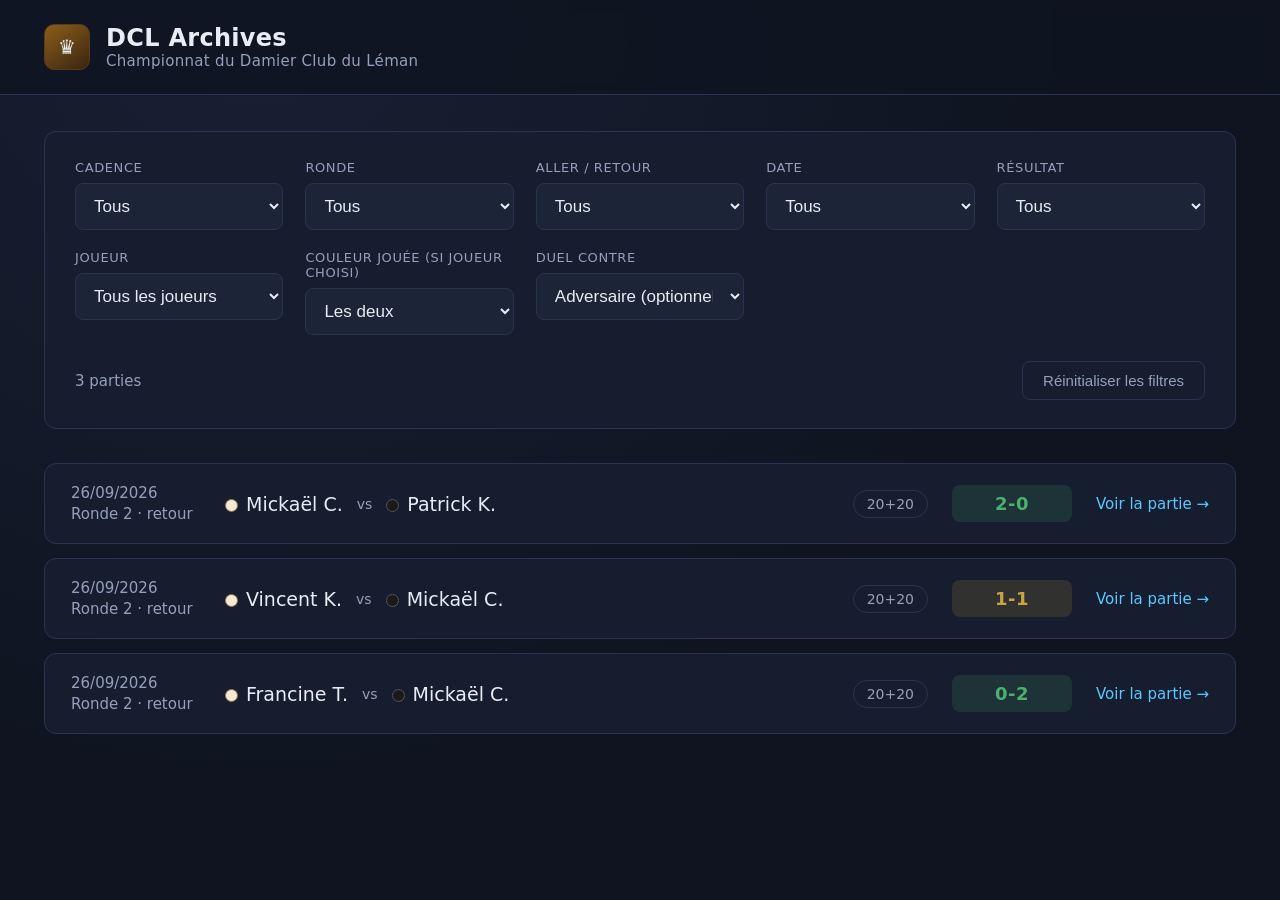
<file: index.html>
<!doctype html>
<html lang="fr">
<head>
<meta charset="utf-8">
<meta name="viewport" content="width=device-width, initial-scale=1">
<title>DCL Archives — Parties du club</title>
<link rel="stylesheet" href="css/style.css">
</head>
<body>
<header class="topbar">
  <div class="brand">
    <span class="crest">♛</span>
    <div>
      DCL Archives
      <div class="sub">Championnat du Damier Club du Léman</div>
    </div>
  </div>
</header>

<main class="container">
  <section class="filters" id="filters">
    <div class="field">
      <label for="f-cadence">Cadence</label>
      <select id="f-cadence"></select>
    </div>
    <div class="field">
      <label for="f-round">Ronde</label>
      <select id="f-round"></select>
    </div>
    <div class="field">
      <label for="f-leg">Aller / Retour</label>
      <select id="f-leg"></select>
    </div>
    <div class="field">
      <label for="f-date">Date</label>
      <select id="f-date"></select>
    </div>
    <div class="field">
      <label for="f-result">Résultat</label>
      <select id="f-result">
        <option value="">Tous</option>
        <option value="w">Victoire Blancs</option>
        <option value="b">Victoire Noirs</option>
        <option value="draw">Match nul</option>
      </select>
    </div>
    <div class="field">
      <label for="f-player1">Joueur</label>
      <select id="f-player1"></select>
    </div>
    <div class="field">
      <label for="f-color-value">Couleur jouée (si joueur choisi)</label>
      <select id="f-color-value">
        <option value="">Les deux</option>
        <option value="w">Blancs</option>
        <option value="b">Noirs</option>
      </select>
    </div>
    <div class="field">
      <label for="f-player2">Duel contre</label>
      <select id="f-player2"></select>
    </div>
    <div class="actions">
      <span class="results-count" id="results-count"></span>
      <button class="btn-reset" id="reset-filters">Réinitialiser les filtres</button>
    </div>
  </section>

  <section class="results" id="results"></section>
</main>

<script type="module" src="js/dashboard.js"></script>
</body>
</html>
</file>
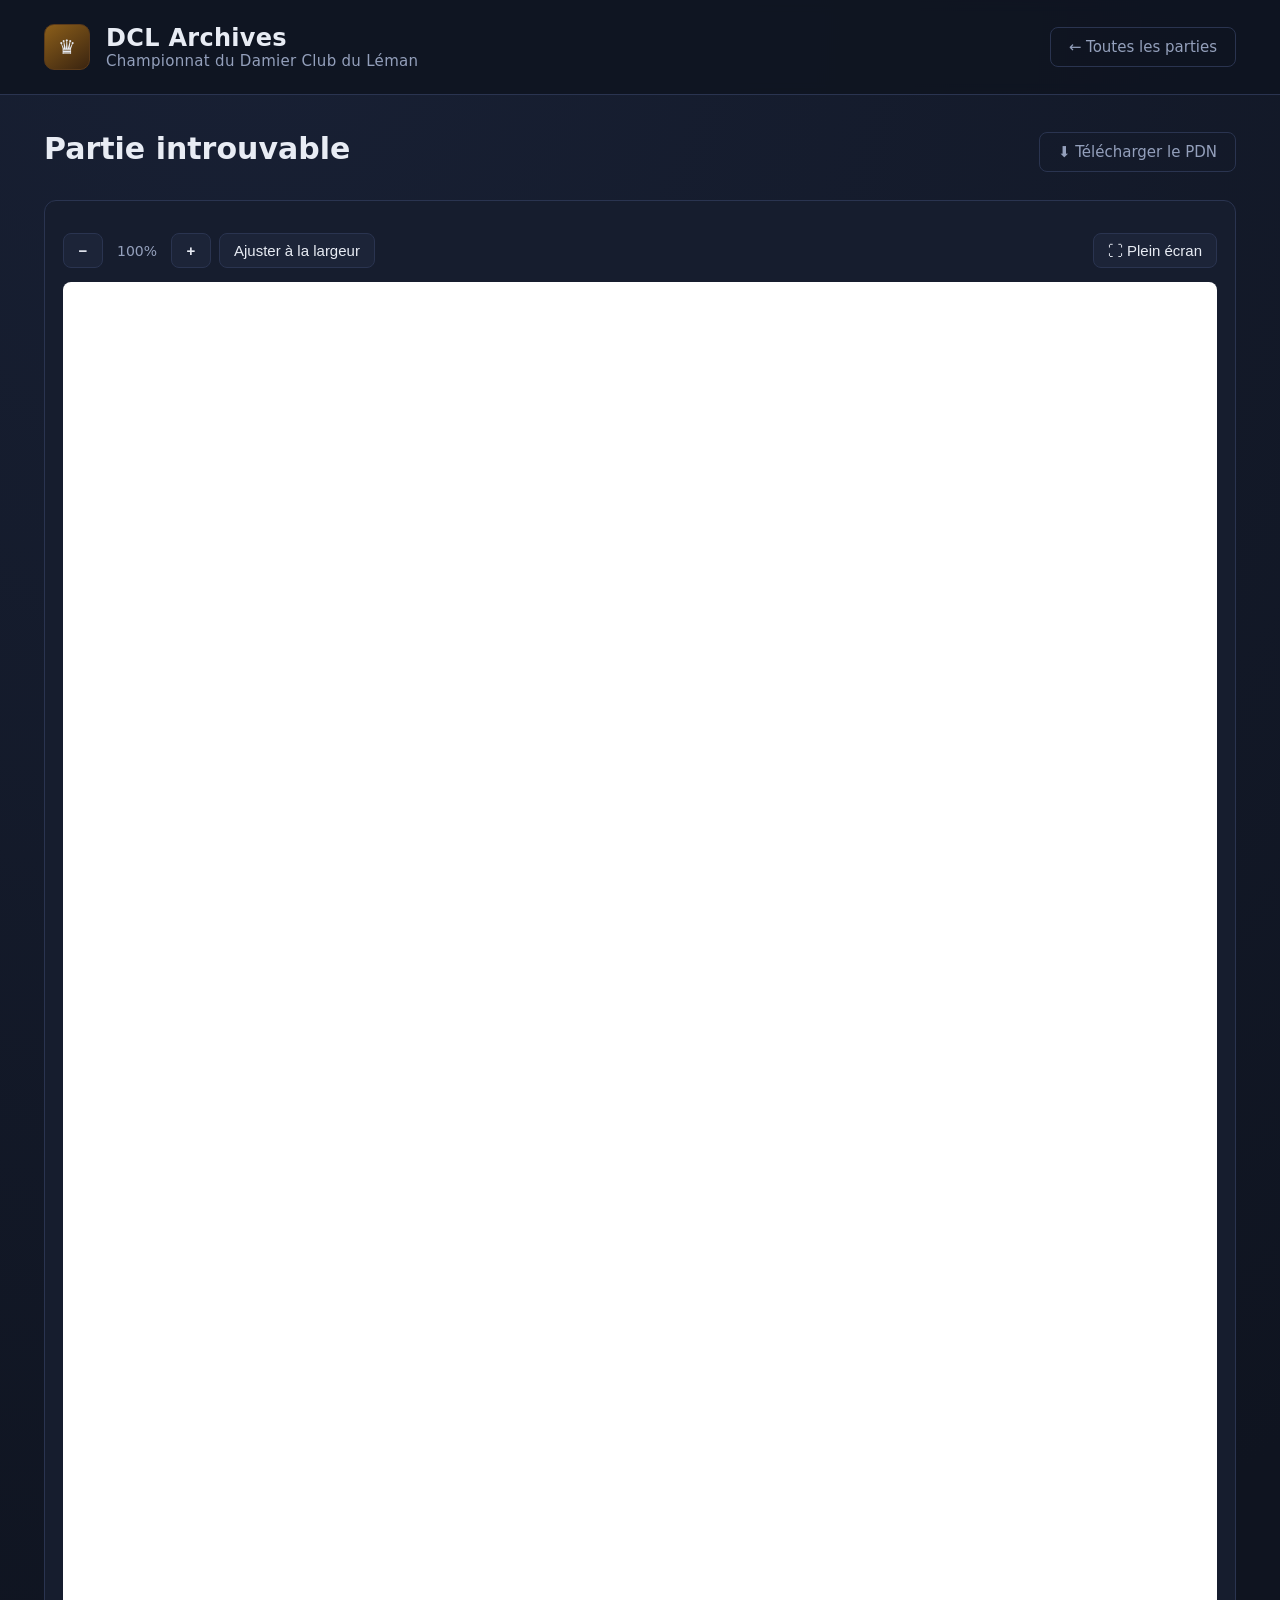
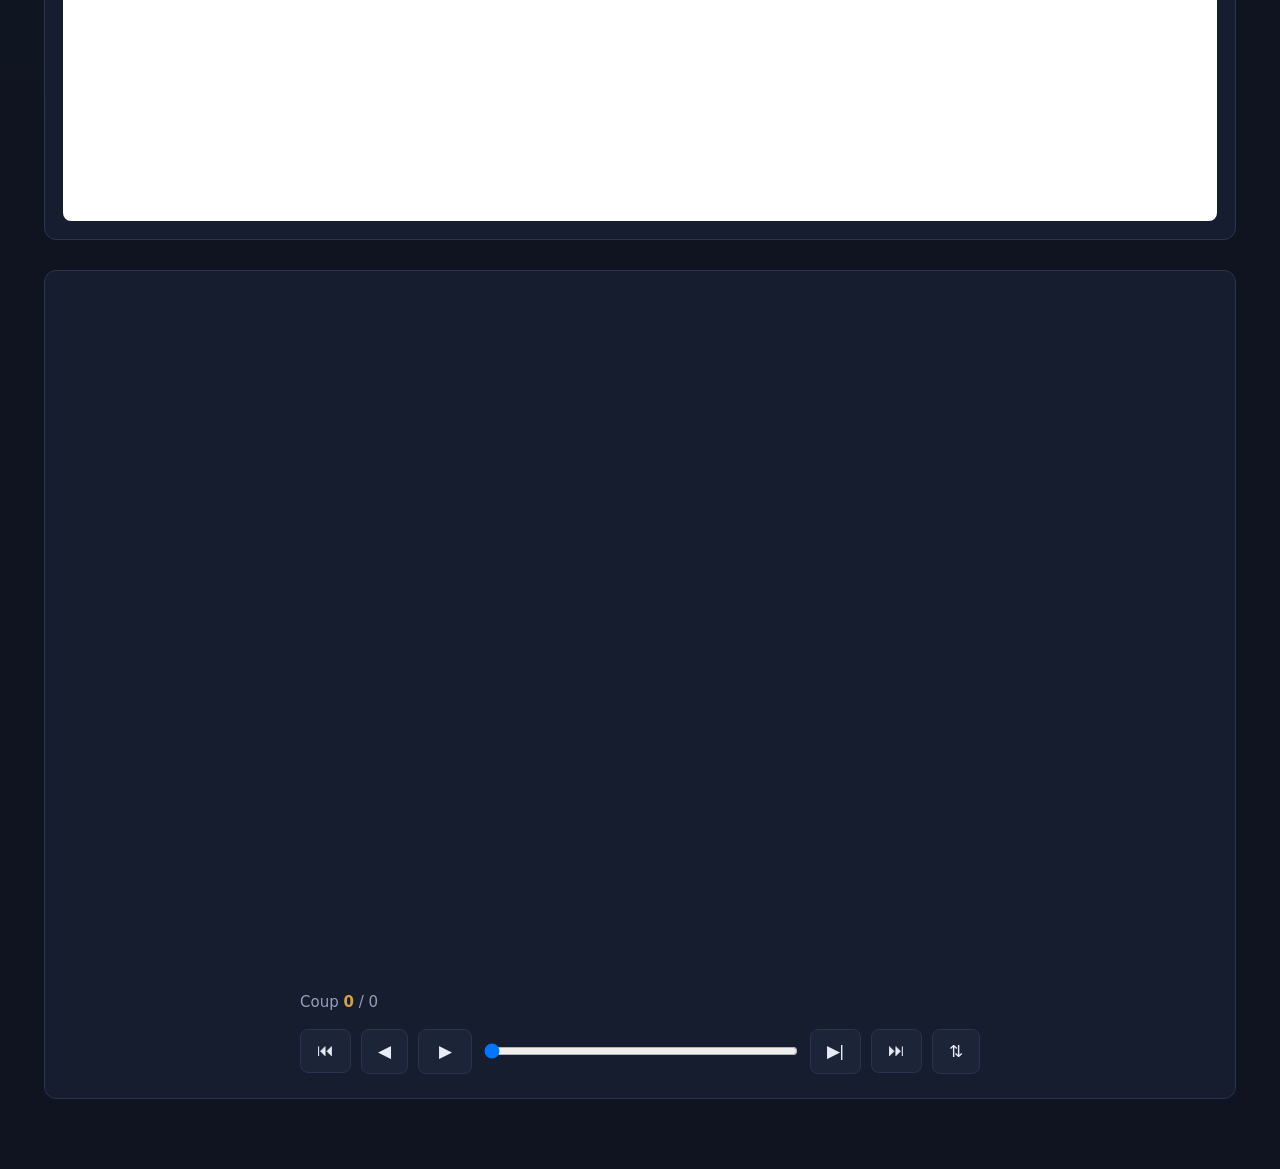
<file: game.html>
<!doctype html>
<html lang="fr">
<head>
<meta charset="utf-8">
<meta name="viewport" content="width=device-width, initial-scale=1">
<title>DCL Archives — Partie</title>
<link rel="stylesheet" href="css/style.css">
</head>
<body>
<header class="topbar">
  <div class="brand">
    <span class="crest">♛</span>
    <div>
      DCL Archives
      <div class="sub">Championnat du Damier Club du Léman</div>
    </div>
  </div>
  <a class="back-link" href="index.html">← Toutes les parties</a>
</header>

<main class="container">
  <div class="game-header">
    <div>
      <h1 id="title">Chargement…</h1>
      <div class="subline" id="subline"></div>
    </div>
    <a class="back-link" id="pdn-download" download>⬇ Télécharger le PDN</a>
  </div>

  <div class="scan-fullscreen-overlay" id="scan-fullscreen-overlay">
    <div class="scan-fullscreen-bar">
      <span>Feuille de notation — plein écran</span>
      <button id="fullscreen-close" title="Fermer (Échap)">✕ Fermer</button>
    </div>
    <iframe class="scan-fullscreen-frame" id="scan-fullscreen-frame" title="Feuille de notation en plein écran"></iframe>
  </div>

  <div class="detail-layout">
    <section class="scan-panel">
      <div class="scan-tabs" id="scan-tabs"></div>
      <div class="scan-zoom-bar">
        <button id="zoom-out" title="Réduire">−</button>
        <span class="zoom-level" id="zoom-level">100%</span>
        <button id="zoom-in" title="Agrandir">+</button>
        <button id="zoom-fit" title="Ajuster à la largeur">Ajuster à la largeur</button>
        <button id="zoom-fullscreen" title="Plein écran">⛶ Plein écran</button>
      </div>
      <iframe class="scan-frame" id="scan-frame" title="Feuille de notation scannée"></iframe>
    </section>

    <section class="board-panel">
      <div class="board-wrap"><canvas id="board"></canvas></div>
      <div class="move-indicator">
        <span>Coup <span class="current-move" id="move-current">0</span> / <span id="move-total">0</span></span>
        <span id="move-notation"></span>
      </div>
      <div class="controls">
        <button id="btn-first" title="Début">⏮</button>
        <button id="btn-prev" title="Coup précédent">◀</button>
        <button id="btn-play" class="play" title="Lecture automatique">▶</button>
        <input type="range" id="slider" min="0" max="0" value="0">
        <button id="btn-next" title="Coup suivant">▶|</button>
        <button id="btn-last" title="Fin">⏭</button>
        <button id="btn-flip" title="Retourner le plateau">⇅</button>
      </div>
    </section>
  </div>
</main>

<script type="module" src="js/game.js"></script>
</body>
</html>
</file>
<file: css/style.css>
:root {
  --bg: #0f1420;
  --bg-panel: #161d2e;
  --bg-panel-2: #1c2438;
  --border: #2a3450;
  --text: #e8ecf4;
  --text-dim: #94a0bc;
  --accent: #d4a24a;
  --accent-2: #5bc8ff;
  --win: #4caf6e;
  --draw: #c9a441;
  --loss: #d1594f;
  --radius: 12px;
  font-family: 'Segoe UI', system-ui, sans-serif;
  font-size: 18px;
}

* { box-sizing: border-box; }

body {
  margin: 0;
  background: radial-gradient(circle at 20% 0%, #182034 0%, var(--bg) 60%);
  color: var(--text);
  min-height: 100vh;
}

a { color: inherit; text-decoration: none; }

.topbar {
  display: flex;
  align-items: center;
  justify-content: space-between;
  padding: 24px 44px;
  border-bottom: 1px solid var(--border);
  background: rgba(15, 20, 32, 0.85);
  backdrop-filter: blur(6px);
  position: sticky;
  top: 0;
  z-index: 10;
}

.brand {
  display: flex;
  align-items: center;
  gap: 16px;
  font-weight: 600;
  font-size: 24px;
  letter-spacing: 0.3px;
}

.brand .crest {
  width: 46px;
  height: 46px;
  border-radius: 10px;
  background: linear-gradient(145deg, #8B5E1A, #3a2410);
  border: 1px solid #5a3a1a;
  display: grid;
  place-items: center;
  font-size: 20px;
}

.brand .sub {
  color: var(--text-dim);
  font-weight: 400;
  font-size: 15px;
}

.container {
  max-width: 1520px;
  margin: 0 auto;
  padding: 36px 44px 70px;
}

/* --- Filtres --------------------------------------------------------- */

.filters {
  background: var(--bg-panel);
  border: 1px solid var(--border);
  border-radius: var(--radius);
  padding: 28px 30px;
  margin-bottom: 34px;
  display: grid;
  grid-template-columns: repeat(auto-fit, minmax(200px, 1fr));
  gap: 20px 22px;
}

.filters .field {
  display: flex;
  flex-direction: column;
  gap: 8px;
}

.filters label {
  font-size: 13px;
  text-transform: uppercase;
  letter-spacing: 0.6px;
  color: var(--text-dim);
}

.filters select,
.filters input {
  background: var(--bg-panel-2);
  border: 1px solid var(--border);
  color: var(--text);
  border-radius: 8px;
  padding: 12px 14px;
  font-size: 17px;
}

.filters select:focus,
.filters input:focus {
  outline: none;
  border-color: var(--accent);
}

.filters .actions {
  grid-column: 1 / -1;
  display: flex;
  justify-content: space-between;
  align-items: center;
  margin-top: 6px;
}

.btn-reset {
  background: transparent;
  border: 1px solid var(--border);
  color: var(--text-dim);
  border-radius: 8px;
  padding: 10px 20px;
  font-size: 15px;
  cursor: pointer;
}
.btn-reset:hover { border-color: var(--accent); color: var(--text); }

.results-count {
  font-size: 15px;
  color: var(--text-dim);
}

/* --- Liste de résultats ------------------------------------------------ */

.results {
  display: flex;
  flex-direction: column;
  gap: 14px;
}

.game-card {
  display: grid;
  grid-template-columns: 130px 1fr auto 120px auto;
  align-items: center;
  gap: 24px;
  background: var(--bg-panel);
  border: 1px solid var(--border);
  border-radius: var(--radius);
  padding: 20px 26px;
  transition: border-color 0.15s, transform 0.15s;
}

.game-card:hover {
  border-color: var(--accent);
  transform: translateY(-1px);
}

.game-card .meta-date {
  font-size: 15px;
  color: var(--text-dim);
  display: flex;
  flex-direction: column;
  gap: 3px;
}

.game-card .players {
  display: flex;
  align-items: center;
  gap: 14px;
  font-size: 19px;
}

.game-card .players .vs {
  color: var(--text-dim);
  font-size: 14px;
}

.piece-dot {
  width: 13px;
  height: 13px;
  border-radius: 50%;
  display: inline-block;
  margin-right: 8px;
  vertical-align: middle;
}
.piece-dot.w { background: #f3ead3; border: 1px solid #8a7550; }
.piece-dot.b { background: #1a1a1a; border: 1px solid #555; }

.tag {
  font-size: 14px;
  padding: 5px 13px;
  border-radius: 20px;
  border: 1px solid var(--border);
  color: var(--text-dim);
  white-space: nowrap;
}

.result-badge {
  font-weight: 700;
  font-size: 18px;
  text-align: center;
  padding: 8px 14px;
  border-radius: 8px;
  letter-spacing: 0.5px;
}
.result-badge.w-win { background: rgba(76,175,110,0.15); color: var(--win); }
.result-badge.b-win { background: rgba(76,175,110,0.15); color: var(--win); }
.result-badge.draw { background: rgba(201,164,65,0.15); color: var(--draw); }

.open-link {
  font-size: 15px;
  color: var(--accent-2);
  white-space: nowrap;
}

.empty-state {
  text-align: center;
  padding: 80px 20px;
  color: var(--text-dim);
  font-size: 18px;
}

/* --- Vue détaillée ------------------------------------------------------ */

.game-header {
  display: flex;
  justify-content: space-between;
  align-items: flex-end;
  margin-bottom: 28px;
  flex-wrap: wrap;
  gap: 16px;
}

.game-header h1 {
  margin: 0 0 6px;
  font-size: 30px;
}

.game-header .subline {
  color: var(--text-dim);
  font-size: 16px;
}

.back-link {
  font-size: 15px;
  color: var(--text-dim);
  border: 1px solid var(--border);
  padding: 10px 18px;
  border-radius: 8px;
}
.back-link:hover { border-color: var(--accent); color: var(--text); }

.detail-layout {
  display: grid;
  grid-template-columns: minmax(600px, 1fr) minmax(600px, 1fr);
  gap: 30px;
  align-items: start;
}

@media (max-width: 1300px) {
  .detail-layout { grid-template-columns: 1fr; }
}

.scan-panel {
  background: var(--bg-panel);
  border: 1px solid var(--border);
  border-radius: var(--radius);
  padding: 18px;
  min-width: 600px;
  display: flex;
  flex-direction: column;
  gap: 14px;
}

.scan-panel .scan-tabs {
  display: flex;
  gap: 10px;
}

.scan-tabs button {
  flex: 1;
  background: var(--bg-panel-2);
  border: 1px solid var(--border);
  color: var(--text-dim);
  padding: 10px 14px;
  border-radius: 8px;
  cursor: pointer;
  font-size: 15px;
}
.scan-tabs button.active { color: var(--text); border-color: var(--accent); }

.scan-frame {
  width: 100%;
  min-width: 600px;
  min-height: 780px;
  aspect-ratio: 3/4;
  border: none;
  border-radius: 8px;
  background: #fff;
}

@media (max-width: 1300px) {
  .scan-frame { min-width: 0; min-height: 600px; }
}

.scan-zoom-bar {
  display: flex;
  align-items: center;
  gap: 8px;
}

.scan-zoom-bar button {
  background: var(--bg-panel-2);
  border: 1px solid var(--border);
  color: var(--text);
  border-radius: 8px;
  padding: 8px 14px;
  font-size: 15px;
  cursor: pointer;
}
.scan-zoom-bar button:hover { border-color: var(--accent); }

.scan-zoom-bar #zoom-out,
.scan-zoom-bar #zoom-in {
  width: 40px;
  padding: 8px 0;
  font-weight: 700;
}

.zoom-level {
  min-width: 52px;
  text-align: center;
  color: var(--text-dim);
  font-size: 14px;
}

.scan-zoom-bar #zoom-fullscreen {
  margin-left: auto;
}

/* --- Plein écran du scan ------------------------------------------------ */

.scan-fullscreen-overlay {
  display: none;
  position: fixed;
  inset: 0;
  background: rgba(5, 8, 14, 0.94);
  z-index: 100;
  flex-direction: column;
}

.scan-fullscreen-overlay.open {
  display: flex;
}

.scan-fullscreen-bar {
  display: flex;
  align-items: center;
  justify-content: space-between;
  padding: 16px 26px;
  color: var(--text);
  font-size: 15px;
}

.scan-fullscreen-bar button {
  background: var(--bg-panel-2);
  border: 1px solid var(--border);
  color: var(--text);
  border-radius: 8px;
  padding: 8px 16px;
  font-size: 14px;
  cursor: pointer;
}
.scan-fullscreen-bar button:hover { border-color: var(--accent); }

.scan-fullscreen-frame {
  flex: 1;
  width: 100%;
  border: none;
  background: #fff;
}

.board-panel {
  background: var(--bg-panel);
  border: 1px solid var(--border);
  border-radius: var(--radius);
  padding: 24px;
  display: flex;
  flex-direction: column;
  align-items: center;
  gap: 18px;
}

.board-wrap {
  width: 100%;
  max-width: 680px;
  aspect-ratio: 1;
}

.board-wrap canvas { width: 100%; height: 100%; display: block; }

.controls {
  display: flex;
  align-items: center;
  gap: 10px;
  width: 100%;
  max-width: 680px;
}

.controls button {
  background: var(--bg-panel-2);
  border: 1px solid var(--border);
  color: var(--text);
  border-radius: 8px;
  padding: 11px 16px;
  cursor: pointer;
  font-size: 17px;
}
.controls button:hover { border-color: var(--accent); }
.controls button:disabled { opacity: 0.35; cursor: default; }
.controls button.play { min-width: 54px; }

.controls input[type="range"] {
  flex: 1;
  height: 22px;
}

.move-indicator {
  font-size: 15px;
  color: var(--text-dim);
  width: 100%;
  max-width: 680px;
  display: flex;
  justify-content: space-between;
}

.current-move {
  color: var(--accent);
  font-weight: 600;
}
</file>
